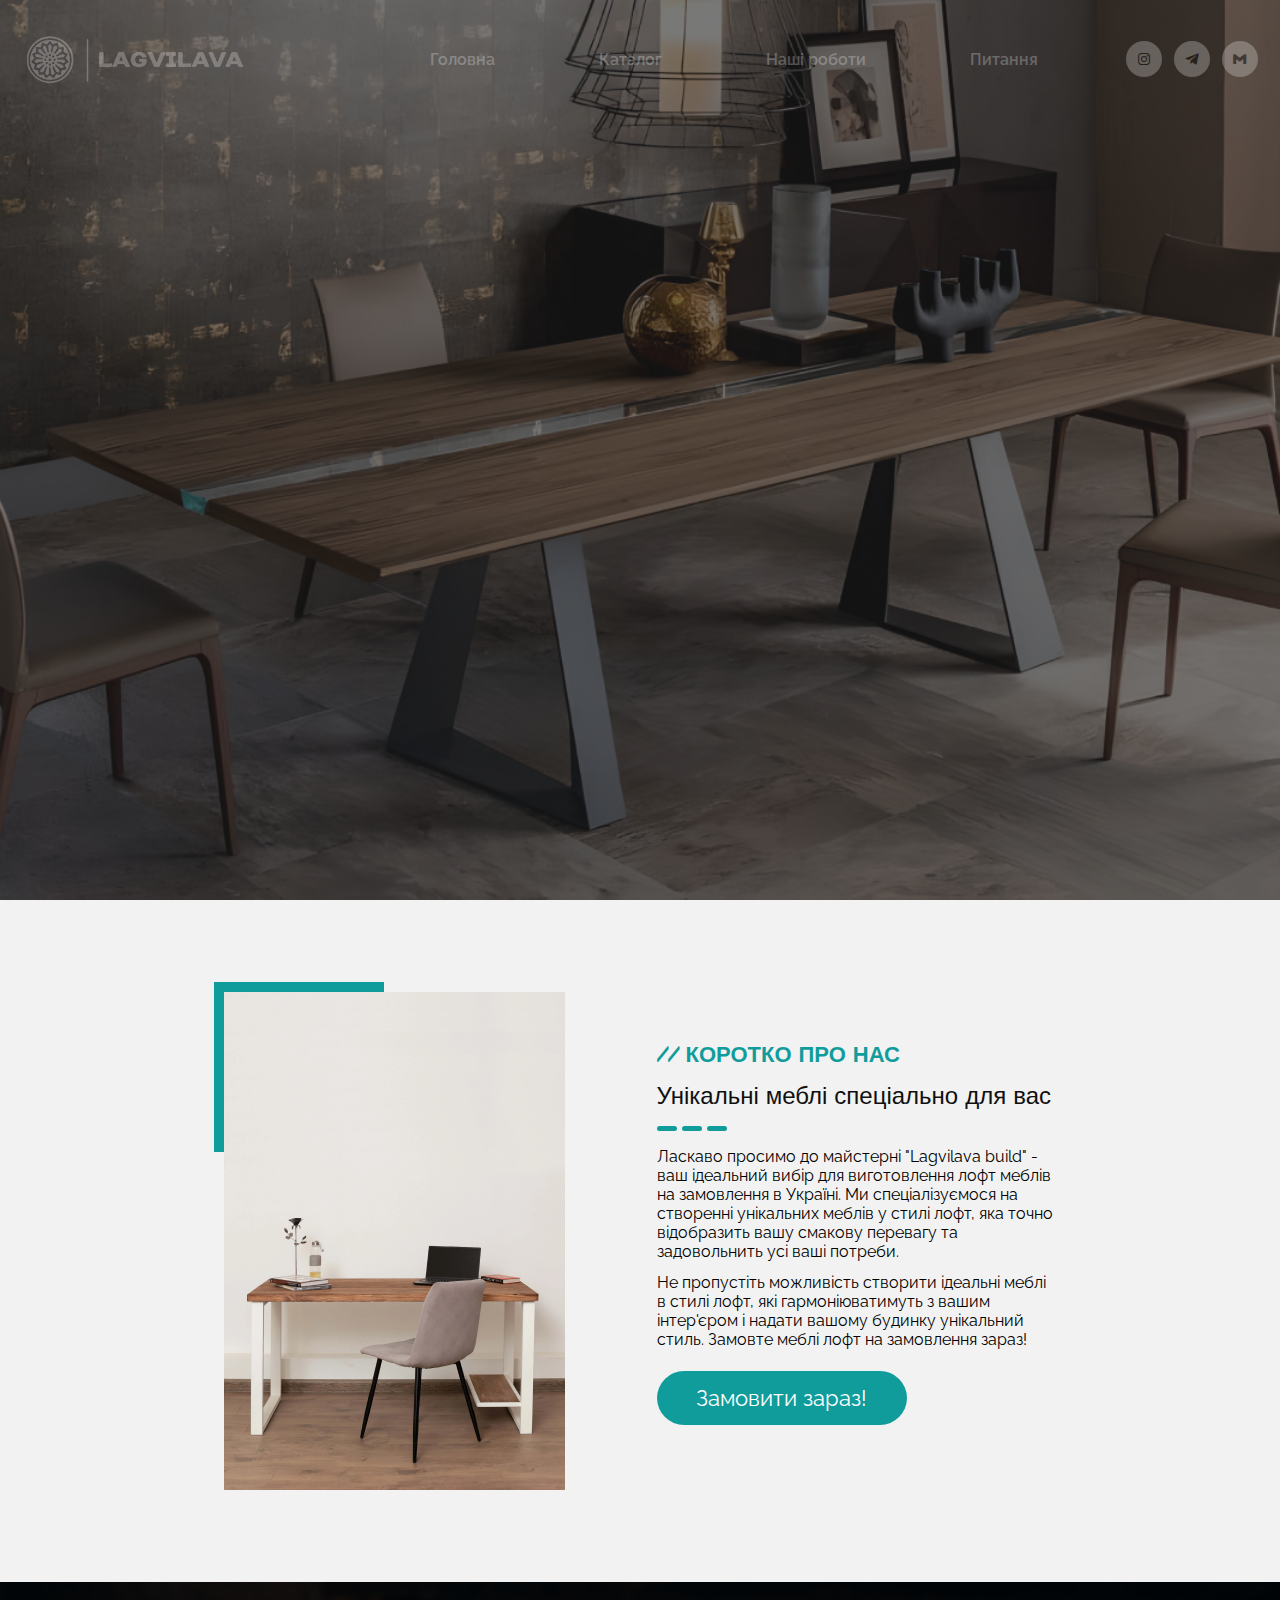
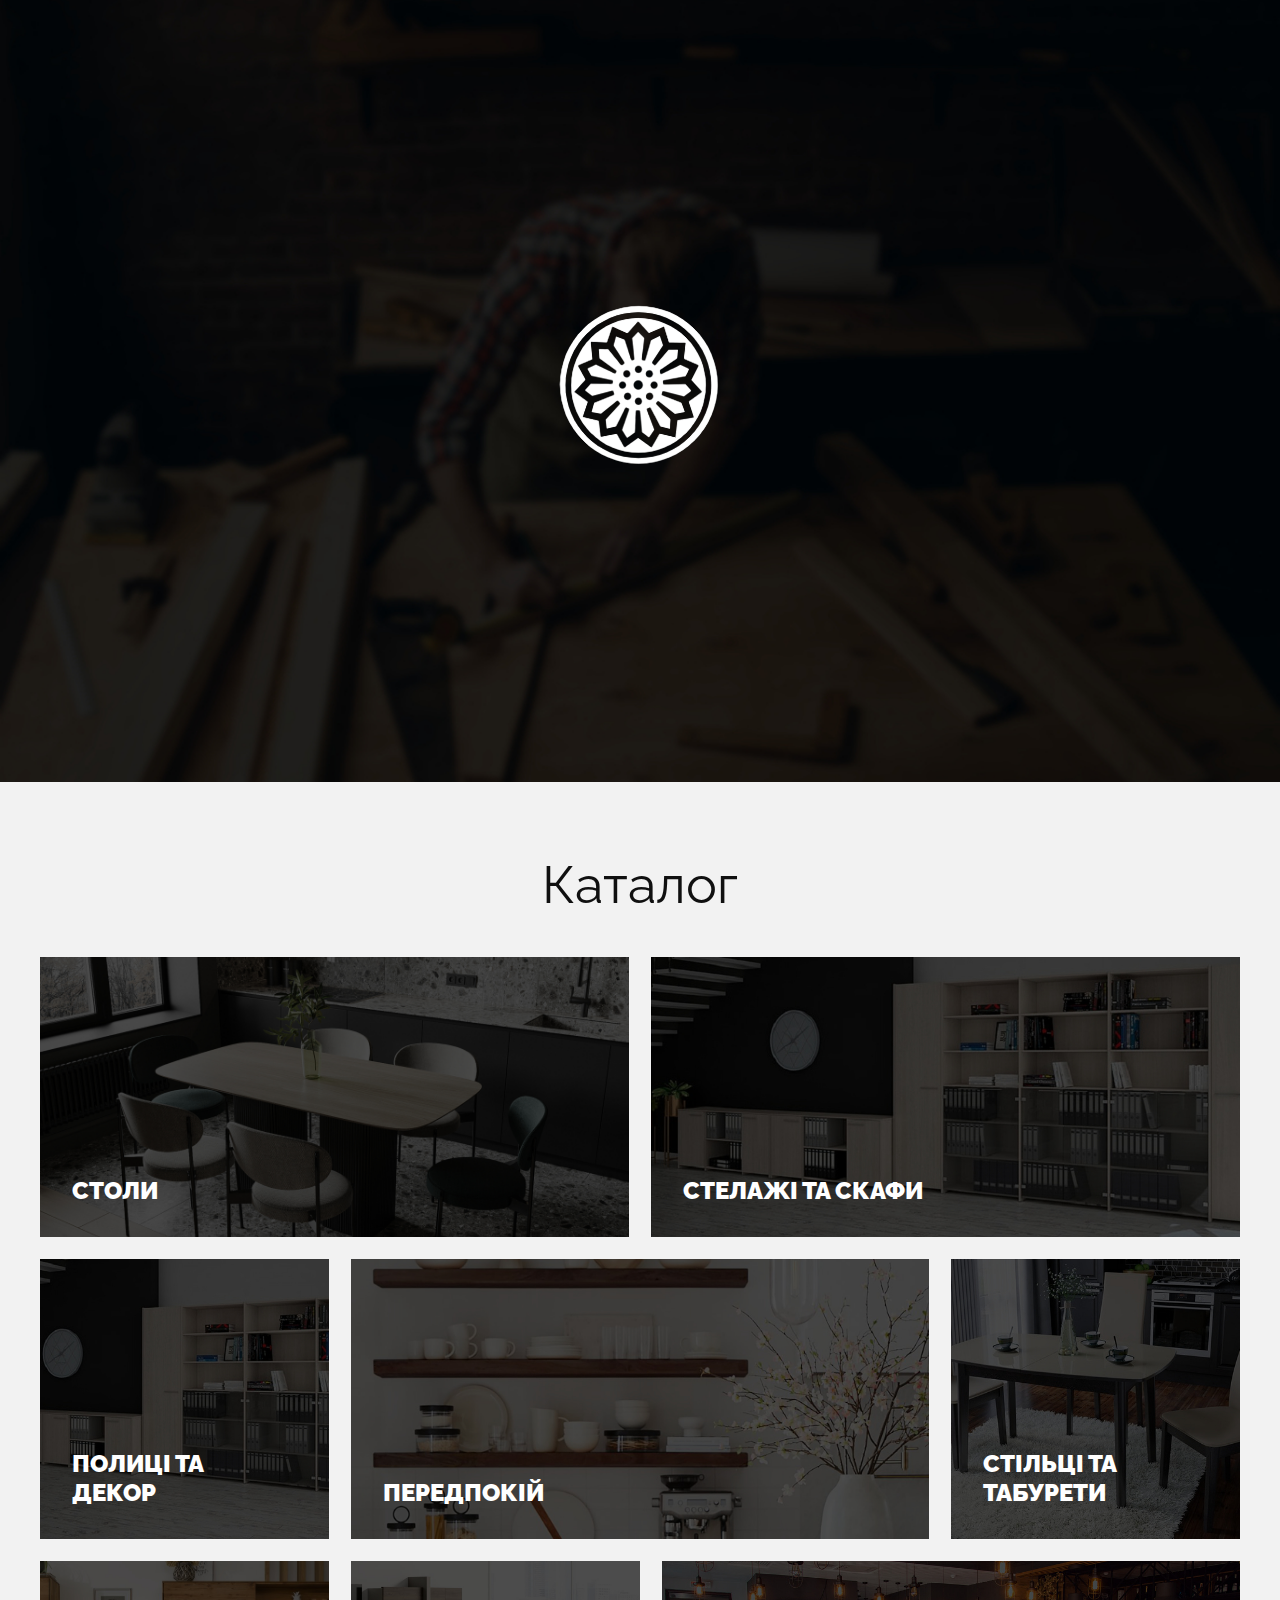
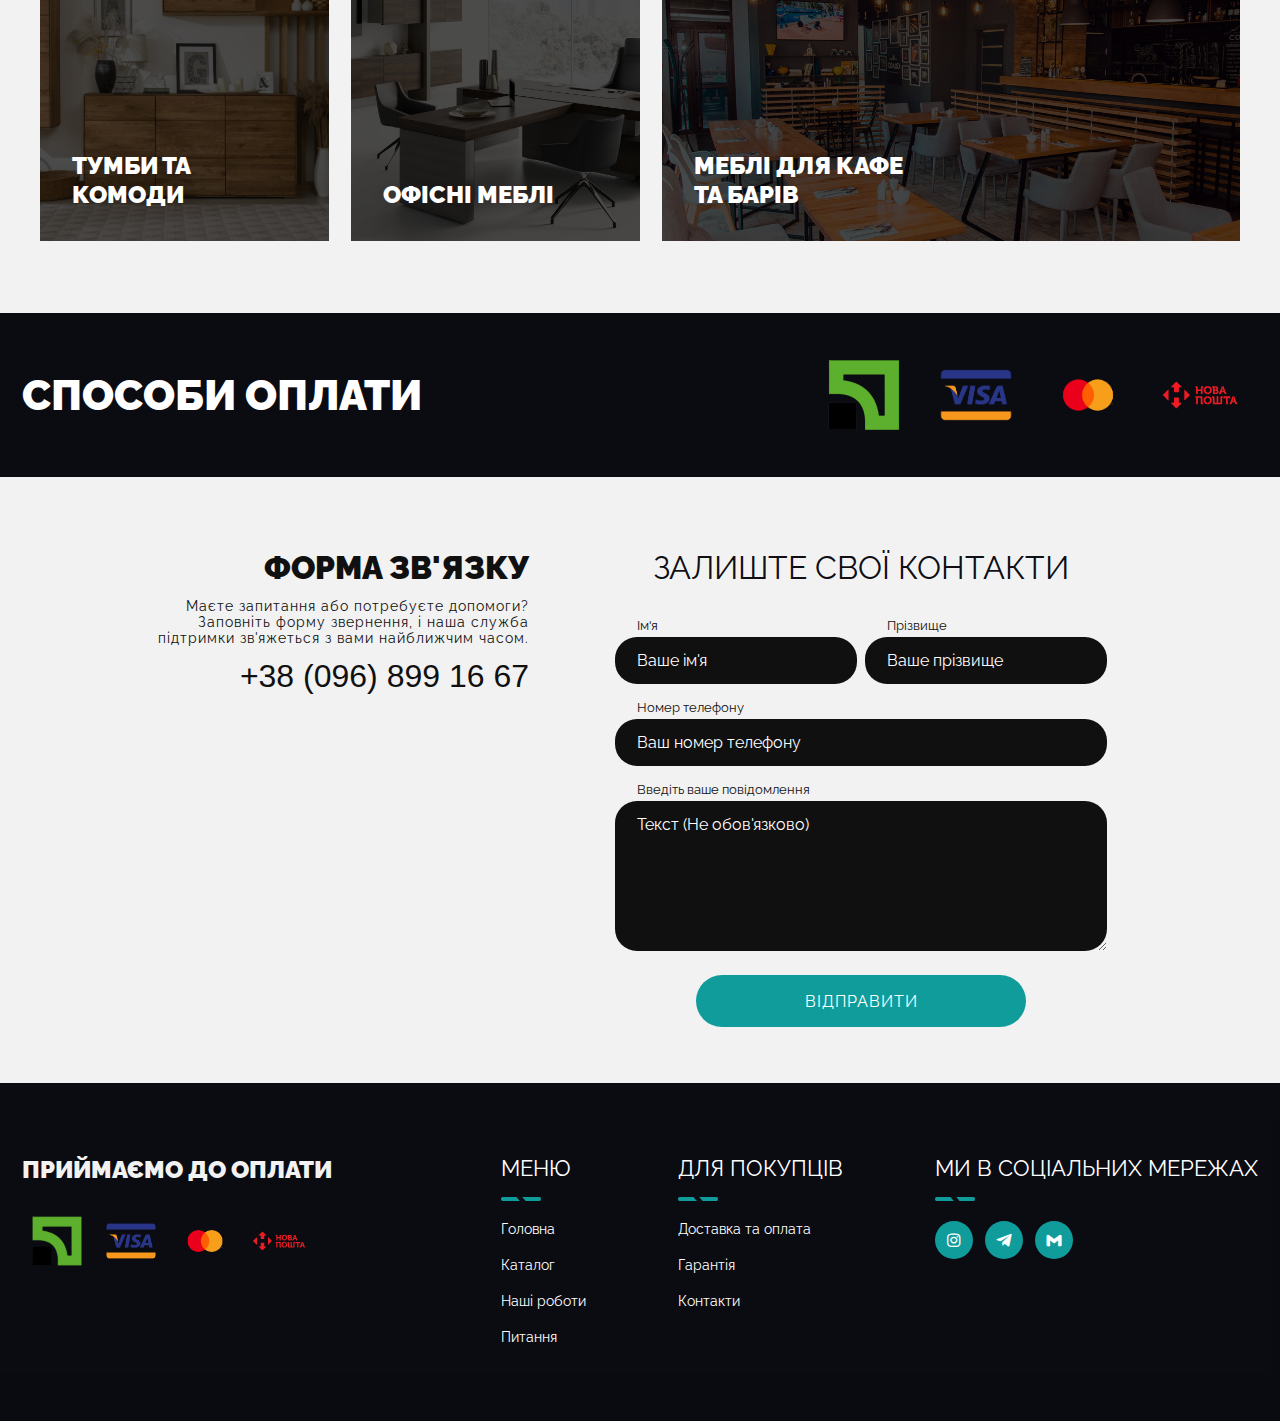
<file: index.html>
<!DOCTYPE html>
<html lang="en">
  <head>
    <meta charset="UTF-8" />
    <meta name="viewport" content="width=device-width, initial-scale=1.0" />
    <title>Lagvilava build</title>
    <link rel="stylesheet" href="css/main.css" />
    <link rel="stylesheet" href="css/reset.css" />
    <link
      href="https://unpkg.com/boxicons@2.1.4/css/boxicons.min.css"
      rel="stylesheet"
    />
  </head>
  <body>
    <main class="main">
      <header class="header">
        <div class="header__container">
          <div class="header__content">
            <div class="header__menu">
              <div class="header__menu__logo">
                <img src="img/logo=header.png" alt="" />
              </div>

              <div class="header__menu__mobile">
                <nav class="nav">
                  <ul class="navigations">
                    <li class="header-item">
                      <a href="#" class="header-item__links">Головна</a>
                    </li>
                    <li class="header-item">
                      <a href="Catalog/index.html" class="header-item__links"
                        >Каталог</a
                      >
                    </li>
                    <li class="header-item">
                      <a href="ourWorks/index.html" class="header-item__links"
                        >Наші роботи</a
                      >
                    </li>
                    <li class="header-item">
                      <a href="#" class="header-item__links">Питання</a>
                    </li>
                  </ul>
                </nav>

                <div class="header__item__icons">
                  <a
                    target="_blank"
                    href="https://instagram.com/etajerki?igshid=OGQ5ZDc2ODk2ZA%3D%3D&utm_source=qr"
                    ><i class="bx bxl-instagram"></i
                  ></a>
                  <a
                    target="_blank"
                    href="https://web.telegram.org/a/#766361344"
                    ><i class="bx bxl-telegram"></i
                  ></a>
                  <a target="_blank" href="book1cases@gmail.com"
                    ><i class="bx bxl-gmail"></i
                  ></a>
                </div>
              </div>
              <a href="#" class="open">
                <i class="bx bx-menu"></i>
              </a>
              <div class="close">
                <i class="bx bx-right-arrow-alt"></i>
              </div>
            </div>

            <div class="header__text">
              <div class="header__text__title">
                Майстерні вироби столяра в Україні!
              </div>
              <div class="header__text__subtitle">
                <p class="header__for">
                  Усі Ваші столярні мрії - у наших майстерніх в Україні.
                  Спробуйте наші вироби та відкрийте для себе неперевершену
                  якість та стиль
                </p>
              </div>

              <div class="header__text__buttons">
                <a href="#" class="header__text__btn first"
                  >Якість на високому рівні</a
                >
                <a href="#" class="header__text__btn second">До каталогу</a>
              </div>
            </div>
          </div>
        </div>
      </header>

      <section class="about">
        <div class="about__container">
          <div class="about__content">
            <div class="about__img">
              <img src="img/sec-2.png" alt="" />
            </div>

            <div class="about__text">
              <div class="about__text__muted">// КОРОТКО ПРО НАС</div>
              <div class="about__text__title">
                Унікальні меблі спеціально для вас
              </div>

              <div class="about__circle">
                <span class="circle"></span>
                <span class="circle"></span>
                <span class="circle"></span>
              </div>

              <div class="about__text__welcome">
                Ласкаво просимо до майстерні <span>"Lagvilava build"</span> -
                ваш ідеальний вибір для виготовлення лофт меблів на замовлення в
                Україні. Ми спеціалізуємося на створенні унікальних меблів у
                стилі лофт, яка точно відобразить вашу смакову перевагу та
                задовольнить усі ваші потреби.
              </div>

              <div class="about__text__end">
                Не пропустіть можливість створити ідеальні меблі в стилі лофт,
                які гармоніюватимуть з вашим інтер'єром і надати вашому будинку
                унікальний стиль. Замовте меблі лофт на замовлення зараз!
              </div>

              <a href="#" class="buy">Замовити зараз!</a>
            </div>
          </div>
        </div>
      </section>

      <section class="calendar">
        <div class="calendar__container">
          <div class="img__phone">
            <img src="img/logo=header.png" alt="" />
          </div>
          <div class="calendar__content">
            <div class="calendar__content__start">
              <div class="calendar__item item-01">
                <i class="bx bx-hard-hat"></i>
                <div class="calendar__paragraph">
                  <span>Більш 20 років</span> майстерності та досвіду в кожному
                  столярному виробі
                </div>
              </div>

              <div class="calendar__item item-02">
                <i class="bx bx-calendar"></i>
                <div class="calendar__paragraph">
                  Найвища якість і стиль у кожному столярному виробі
                  <span>для вашого інтер'єру.</span>
                </div>
              </div>

              <div class="calendar__item item-03">
                <i class="bx bx-money"></i>
                <div class="calendar__paragraph">
                  Наші столи доступні <span>від 2000 грн.</span> Якість та стиль
                  на вас чекають.
                </div>
              </div>
            </div>

            <div class="calendar__content__center">
              <div class="calendar__text">
                <div class="calendar__title">
                  <img src="img/logo.png" alt="" />
                </div>

                <!-- <div class="calendar__title__text">
                  Елегантні столярні вироби за доступними цінами та швидкою
                  доставкою
                </div> -->
              </div>
            </div>

            <div class="calendar__content__end">
              <div class="calendar__item item-04">
                <i class="bx bx-package"></i>
                <div class="calendar__paragraph">
                  Ваше замовлення буде готове до доставки всього
                  <span>через 4 дні.</span>
                </div>
              </div>

              <div class="calendar__item item-05">
                <i class="bx bx-heart"></i>
                <div class="calendar__paragraph">
                  Матеріали, які надихають наше мистецтво:
                  <span>екологічно чисті та вишукані.</span>
                </div>
              </div>

              <div class="calendar__item item-06">
                <i class="bx bx-check"></i>
                <div class="calendar__paragraph">
                  <span>Столи від 2000 грн</span> - це доступність та якість, що
                  чекають на вас.
                </div>
              </div>
            </div>
          </div>
        </div>
      </section>

      <section class="catalog">
        <div class="catalog__Container">
          <div class="catalog__content">
            <div class="catalog__title">Каталог</div>
            <div class="catalog__items">
              <div class="catalog__item__start">
                <div class="item__start">
                  <div class="item__title">Столи</div>
                </div>
                <div class="item__start">
                  <div class="item__title">Стелажі та скафи</div>
                </div>
              </div>

              <div class="catalog__item__center">
                <div class="item__center">
                  <div class="item__title">Полиці та декор</div>
                </div>
                <div class="item__center">
                  <div class="item__title">Передпокій</div>
                </div>
                <div class="item__center">
                  <div class="item__title">Стільці та табурети</div>
                </div>
              </div>

              <div class="catalog__item__end">
                <div class="item__end">
                  <div class="item__title">Тумби та комоди</div>
                </div>
                <div class="item__end">
                  <div class="item__title">Офісні меблі</div>
                </div>
                <div class="item__end">
                  <div class="item__title">Меблі для кафе та барів</div>
                </div>
              </div>
            </div>
          </div>
        </div>
      </section>

      <div class="pay">
        <div class="pay__container">
          <div class="pay__content">
            <div class="pay__title">Способи оплати</div>

            <div class="pay__images">
              <img src="img/footer/prvt.png" alt="" />
              <img src="img/footer/visa-512.webp" alt="" />
              <img src="img/footer/mas.png" alt="" />
              <img src="img/footer/nova.svg" alt="" />
            </div>
          </div>
        </div>
      </div>

      <div class="contact">
        <div class="contact__container">
          <div class="contact__content">
            <div class="contact__text">
              <div class="contact__title">Форма зв'язку</div>
              <div class="contact__subtitle">
                Маєте запитання або потребуєте допомоги? Заповніть форму
                звернення, і наша служба підтримки зв'яжеться з вами найближчим
                часом.
              </div>
              <div class="contact__phone">+38 (096) 899 16 67</div>
            </div>

            <div class="contact__form">
              <div class="contact__form__title">Залиште свої контакти</div>
              <form method="post" action="message.php">
                <div class="input__start">
                  <div class="form__input">
                    <span class="name">Ім'я</span>
                    <input
                      type="text"
                      name="name"
                      placeholder="Ваше ім'я"
                      maxlength="12"
                    />
                  </div>
                  <div class="form__input">
                    <span class="name">Прізвище</span>
                    <input
                      type="text"
                      name="name"
                      placeholder="Ваше прізвище"
                      maxlength="12"
                    />
                  </div>
                </div>
                <div class="form__input">
                  <span class="name">Номер телефону</span>
                  <input
                    type="tel"
                    name="name"
                    placeholder="Ваш номер телефону"
                    maxlength="12"
                  />
                </div>
                <div class="form__input">
                  <span class="name">Введіть ваше повідомлення</span>
                  <textarea
                    name="text"
                    placeholder="Текст (Не обов'язково)"
                    class="textarea"
                  ></textarea>
                </div>

                <input type="submit" value="Відправити" class="submit" />
              </form>
            </div>
          </div>
        </div>
      </div>

      <footer class="footer">
        <div class="footer__container">
          <div class="footer__content">
            <div class="footer__pay">
              <div class="pay__title">Приймаємо до оплати</div>
              <div class="pay__images">
                <img src="img/footer/prvt.png" alt="" />
                <img src="img/footer/visa-512.webp" alt="" />
                <img src="img/footer/mas.png" alt="" />
                <img src="img/footer/nova.svg" alt="" />
              </div>
            </div>

            <div class="footer__menu__items">
              <div class="footer__menu__item">
                <div class="menu__item__title">МЕНЮ</div>
                <img src="img/footer/orange.png" alt="" />

                <a href="#" class="footer__menu__links">Головна</a>
                <a href="#" class="footer__menu__links">Каталог</a>
                <a href="ourWorks/index.html" class="footer__menu__links"
                  >Наші роботи</a
                >
                <a href="#" class="footer__menu__links">Питання</a>
              </div>

              <div class="footer__menu__item">
                <div class="menu__item__title">ДЛЯ ПОКУПЦІВ</div>
                <img src="img/footer/orange.png" alt="" />

                <a href="#" class="footer__menu__links">Доставка та оплата</a>
                <a href="#" class="footer__menu__links">Гарантія</a>
                <a href="#" class="footer__menu__links">Контакти</a>
              </div>

              <div class="footer__menu__item">
                <div class="menu__item__title">МИ В СОЦІАЛЬНИХ МЕРЕЖАХ</div>
                <img src="img/footer/orange.png" alt="" />

                <div class="footer__manu__icons">
                  <a href="#" class="footer__menu__links"
                    ><i class="bx bxl-instagram"></i
                  ></a>
                  <a href="#" class="footer__menu__links"
                    ><i class="bx bxl-telegram"></i
                  ></a>
                  <a href="#" class="footer__menu__links"
                    ><i class="bx bxl-gmail"></i
                  ></a>
                </div>
              </div>
            </div>
          </div>
        </div>
      </footer>
    </main>

    <script src="https://cdnjs.cloudflare.com/ajax/libs/gsap/3.3.4/gsap.min.js"></script>
    <script src="https://cdn.jsdelivr.net/npm/swiper@10/swiper-bundle.min.js"></script>
    <script src="js/main.js"></script>
    <script src="js/gsap.js"></script>
  </body>
</html>
</file>
<file: css/main.css>
@import url("https://fonts.googleapis.com/css2?family=Orbitron:wght@700&family=Raleway:wght@400;600&display=swap");
:root {
  --Orbitron: "Orbitron", sans-serif;
  --Raleway: "Raleway", sans-serif;
}

* {
  padding: 0;
  margin: 0;
  -webkit-box-sizing: border-box;
          box-sizing: border-box;
}

body {
  margin: 0;
  padding: 0;
  -webkit-box-sizing: border-box;
          box-sizing: border-box;
  background-color: #f2f2f2;
}

[class*=__container] {
  max-width: 1320px;
  margin: 0 auto;
  padding: 0 22px;
}

.main {
  overflow: hidden;
}

header {
  background-image: url("../img/bg.png");
  height: 100vh;
  background-repeat: no-repeat;
  background-size: cover;
  background-position: center;
  position: relative;
}
header .header__menu {
  padding: 34px 0;
  display: -webkit-box;
  display: -ms-flexbox;
  display: flex;
  -webkit-box-pack: justify;
      -ms-flex-pack: justify;
          justify-content: space-between;
}
header .header__menu .header__menu__logo {
  display: -webkit-box;
  display: -ms-flexbox;
  display: flex;
  -webkit-box-align: center;
      -ms-flex-align: center;
          align-items: center;
  gap: 8px;
}
header .header__menu .header__menu__logo img {
  height: 50px;
}
header .header__menu .header__menu__mobile {
  display: -webkit-box;
  display: -ms-flexbox;
  display: flex;
  gap: 72px;
  -webkit-box-align: center;
      -ms-flex-align: center;
          align-items: center;
}
header .header__menu .header__menu__mobile nav .navigations {
  display: -webkit-box;
  display: -ms-flexbox;
  display: flex;
  gap: 72px;
}
header .header__menu .header__menu__mobile nav .navigations li a {
  font-family: var(--Raleway);
  color: #fff;
  padding: 8px 16px;
  font-weight: 600;
  -webkit-transition: 0.2s ease;
  transition: 0.2s ease;
  border-top-right-radius: 18px;
  border-bottom-left-radius: 18px;
}
header .header__menu .header__menu__mobile nav .navigations li a:hover {
  background-color: rgb(17, 156, 156);
}

.header__item__icons {
  display: -webkit-box;
  display: -ms-flexbox;
  display: flex;
  gap: 12px;
}
.header__item__icons a i {
  color: #000;
  background-color: #fff;
  padding: 10px;
  border-radius: 50px;
  -webkit-transition: 0.2s ease;
  transition: 0.2s ease;
  font-size: 16px;
}
.header__item__icons a i:hover {
  background-color: rgb(17, 156, 156);
  color: #fff;
}

.header__text {
  display: -webkit-box;
  display: -ms-flexbox;
  display: flex;
  -webkit-box-orient: vertical;
  -webkit-box-direction: normal;
      -ms-flex-direction: column;
          flex-direction: column;
  -webkit-box-align: center;
      -ms-flex-align: center;
          align-items: center;
  -webkit-box-pack: center;
      -ms-flex-pack: center;
          justify-content: center;
  height: 480px;
}
@media (max-width: 600px) {
  .header__text {
    text-align: center;
    height: 440px;
  }
}
.header__text .header__text__title {
  color: #fff;
  font-family: var(--Raleway);
  font-size: 62px;
  font-style: normal;
  font-weight: 600;
  line-height: normal;
  text-transform: uppercase;
  width: 900px;
  text-align: center;
}
@media (max-width: 600px) {
  .header__text .header__text__title {
    font-size: 30px;
    text-align: center;
    width: 330px;
    margin: 0 auto;
    text-align: center;
  }
}
.header__text .header__for {
  color: #f2f2f2;
  width: 400px;
  padding: 12px 0 0 0;
  font-family: var(--Orbitron);
  line-height: 22px;
  font-size: 14px;
  text-align: center;
  margin: 0 auto;
  font-weight: 400;
}
@media (max-width: 600px) {
  .header__text .header__for {
    font-size: 15px;
    width: 320px;
    margin: 0 auto;
  }
}
.header__text .header__text__buttons {
  position: relative;
  top: 52px;
  text-align: center;
}
@media (max-width: 600px) {
  .header__text .header__text__buttons {
    top: 22px;
  }
}
@media (max-width: 600px) {
  .header__text .header__text__buttons {
    display: -webkit-box;
    display: -ms-flexbox;
    display: flex;
    -webkit-box-orient: vertical;
    -webkit-box-direction: normal;
        -ms-flex-direction: column;
            flex-direction: column;
    gap: 12px;
    margin: 0 auto;
    width: 300px;
  }
}
.header__text .header__text__buttons .header__text__btn {
  color: #fff;
  font-family: var(--Raleway);
  font-size: 20px;
  font-style: normal;
  font-weight: 500;
  line-height: normal;
  background-color: rgb(17, 156, 156);
  padding: 18px 38px;
  border-radius: 50px;
  font-weight: 900;
}
@media (max-width: 600px) {
  .header__text .header__text__buttons .header__text__btn {
    font-size: 16px;
    padding: 14px 18px;
    width: 300px;
    margin: 0 auto;
  }
}
.header__text .header__text__buttons .header__text__btn:nth-child(1) {
  margin: 0 12px 0 0;
  -webkit-transition: 0.2s ease;
  transition: 0.2s ease;
  width: 250px;
  margin: 0 auto;
}
.header__text .header__text__buttons .header__text__btn:nth-child(1):hover {
  background-color: #fff;
  color: rgb(17, 156, 156);
}
.header__text .header__text__buttons .header__text__btn:nth-child(2) {
  background-color: #fff;
  color: rgb(17, 156, 156);
  -webkit-transition: 0.2s ease;
  transition: 0.2s ease;
}
@media (max-width: 600px) {
  .header__text .header__text__buttons .header__text__btn:nth-child(2) {
    width: 180px;
    margin: 0 auto;
  }
}
.header__text .header__text__buttons .header__text__btn:nth-child(2):hover {
  background-color: rgb(17, 156, 156);
  color: #fff;
}

.open {
  display: none;
  position: relative;
  top: 4px;
  right: 8px;
}
.open i {
  color: #fff;
  font-size: 42px;
}

.close {
  display: none;
}
.close i {
  color: #fff;
  font-size: 72px;
}

@media (max-width: 1200px) {
  .open {
    display: block;
  }
  .open i {
    color: #fff;
    font-size: 42px;
  }
  .close {
    display: block;
    position: absolute;
    right: 32px;
    top: 32px;
    z-index: 100;
    right: -80%;
    margin: 0 32px 0 0;
    -webkit-transition: 0.4s ease;
    transition: 0.4s ease;
  }
  .close.active {
    right: 0;
  }
  .close i {
    padding: 12px;
    color: #000;
    background-color: #fff;
    font-size: 22px;
  }
  .header__menu__mobile {
    background-color: rgb(17, 156, 156);
    position: absolute;
    top: 0;
    right: -80%;
    bottom: 0;
    width: 80%;
    height: 100%;
    z-index: 100;
    -webkit-box-orient: vertical;
    -webkit-box-direction: normal;
        -ms-flex-direction: column;
            flex-direction: column;
    -webkit-box-pack: center;
        -ms-flex-pack: center;
            justify-content: center;
    text-align: right;
  }
  .header__menu__mobile.active {
    right: 0;
    -webkit-transition: 0.5s ease;
    transition: 0.5s ease;
  }
  .header__menu__mobile nav .navigations {
    -webkit-box-orient: vertical;
    -webkit-box-direction: normal;
        -ms-flex-direction: column;
            flex-direction: column;
    text-align: right;
  }
}
.about__content {
  display: -webkit-box;
  display: -ms-flexbox;
  display: flex;
  -webkit-box-pack: center;
      -ms-flex-pack: center;
          justify-content: center;
  gap: 92px;
  padding: 92px 0;
}
@media (max-width: 600px) {
  .about__content {
    height: 930px;
    padding: 0;
  }
}
.about__content .buy {
  background-color: #119c9c;
  font-size: 22px;
  font-family: var(--Raleway);
  padding: 14px 28px;
  border-radius: 50px;
  color: #fff;
  display: block;
  position: relative;
  top: 22px;
  width: 250px;
  display: -webkit-box;
  display: -ms-flexbox;
  display: flex;
  -webkit-box-pack: center;
      -ms-flex-pack: center;
          justify-content: center;
  -webkit-box-align: center;
      -ms-flex-align: center;
          align-items: center;
  -webkit-transition: 0.2s ease;
  transition: 0.2s ease;
}
@media (max-width: 910px) {
  .about__content .buy {
    margin: 0 auto;
  }
}
.about__content .buy:hover {
  background-color: #21bfbf;
  color: #fff;
}
@media (max-width: 1050px) {
  .about__content {
    gap: 42px;
  }
}
@media (max-width: 1050px) {
  .about__content {
    padding: 52px 0;
  }
}
@media (max-width: 910px) {
  .about__content {
    -webkit-box-orient: vertical;
    -webkit-box-direction: normal;
        -ms-flex-direction: column;
            flex-direction: column;
    -webkit-box-align: center;
        -ms-flex-align: center;
            align-items: center;
  }
}
.about__content .about__img {
  position: relative;
}
@media (max-width: 1050px) {
  .about__content .about__img img {
    height: 400px;
  }
}
@media (max-width: 600px) {
  .about__content .about__img img {
    height: 300px;
  }
}
.about__content .about__img::before {
  position: absolute;
  content: "";
  background-color: rgb(17, 156, 156);
  height: 10px;
  top: -10px;
  left: 0;
  width: 160px;
}
.about__content .about__img::after {
  position: absolute;
  content: "";
  background-color: rgb(17, 156, 156);
  top: -10px;
  left: -10px;
  width: 10px;
  height: 170px;
}
.about__content .about__text__muted {
  color: rgb(17, 156, 156);
  font-size: 22px;
  font-family: var(--Orbitron);
  font-weight: 700;
}
@media (max-width: 600px) {
  .about__content .about__text__muted {
    font-size: 20px;
  }
}
.about__content .about__text__title {
  font-size: 24px;
  font-family: var(--Orbitron);
  color: #101010;
  padding: 12px 0 0 0;
}
@media (max-width: 1050px) {
  .about__content .about__text__title {
    font-size: 22px;
  }
}
@media (max-width: 600px) {
  .about__content .about__text__title {
    font-size: 18px;
  }
}
.about__content .about__text__welcome {
  font-family: var(--Raleway);
  font-size: 16px;
  width: 400px;
}
@media (max-width: 1050px) {
  .about__content .about__text__welcome {
    font-size: 16px;
  }
}
@media (max-width: 600px) {
  .about__content .about__text__welcome {
    width: 300px;
    margin: 0 auto;
  }
}
.about__content .about__text {
  padding: 32px 0 0 0;
  width: 400px;
  position: relative;
  top: 16px;
}
@media (max-width: 1050px) {
  .about__content .about__text {
    padding: 16px 0 0 0;
    top: 0;
  }
}
@media (max-width: 1050px) {
  .about__content .about__text {
    text-align: center;
  }
}
.about__content .about__text__end {
  font-size: 16px;
  font-family: var(--Raleway);
  padding: 12px 0 0 0;
}
@media (max-width: 600px) {
  .about__content .about__text__end {
    font-size: 14px;
    width: 250px;
    margin: 0 auto;
  }
}
.about__content .about__circle {
  display: -webkit-box;
  display: -ms-flexbox;
  display: flex;
  gap: 5px;
  padding: 16px 0 16px 0;
}
@media (max-width: 610px) {
  .about__content .about__circle {
    -webkit-box-pack: center;
        -ms-flex-pack: center;
            justify-content: center;
  }
}
.about__content .about__circle .circle {
  width: 20px;
  height: 5px;
  background-color: rgb(17, 156, 156);
  border-radius: 50px;
}

.calendar {
  background: url("../img/cal.jpeg");
  background-position: center;
  background-size: cover;
  background-repeat: none;
  display: -webkit-box;
  display: -ms-flexbox;
  display: flex;
  -webkit-box-pack: center;
      -ms-flex-pack: center;
          justify-content: center;
  -webkit-box-align: center;
      -ms-flex-align: center;
          align-items: center;
  height: 800px;
}
.calendar .img__phone {
  display: none;
}
@media (max-width: 800px) {
  .calendar .img__phone {
    display: block;
    padding: 0 0 22px 0;
  }
  .calendar .img__phone img {
    height: 60px;
  }
}
@media (max-width: 800px) {
  .calendar {
    height: 1880px;
  }
}
.calendar .calendar__content {
  display: -webkit-box;
  display: -ms-flexbox;
  display: flex;
  -webkit-box-pack: justify;
      -ms-flex-pack: justify;
          justify-content: space-between;
  -webkit-box-align: center;
      -ms-flex-align: center;
          align-items: center;
  gap: 122px;
}
@media (max-width: 1200px) {
  .calendar .calendar__content img {
    height: 80px;
  }
}
@media (max-width: 1200px) and (max-width: 800px) {
  .calendar .calendar__content img {
    display: none;
  }
}
@media (max-width: 1200px) {
  .calendar .calendar__content {
    gap: 60px;
  }
}
@media (max-width: 1100px) {
  .calendar .calendar__content {
    gap: 60px;
  }
}
@media (max-width: 800px) {
  .calendar .calendar__content {
    gap: 22px;
    -webkit-box-orient: vertical;
    -webkit-box-direction: normal;
        -ms-flex-direction: column;
            flex-direction: column;
  }
}
.calendar .calendar__content .calendar__content__start {
  display: -webkit-box;
  display: -ms-flexbox;
  display: flex;
  -webkit-box-orient: vertical;
  -webkit-box-direction: normal;
      -ms-flex-direction: column;
          flex-direction: column;
  gap: 32px;
}
.calendar .calendar__content .calendar__content__start span {
  color: #119c9c;
  font-weight: 700;
}
.calendar .calendar__content .calendar__content__start .calendar__item {
  display: -webkit-box;
  display: -ms-flexbox;
  display: flex;
  -webkit-box-align: center;
      -ms-flex-align: center;
          align-items: center;
  gap: 8px;
  -webkit-box-orient: horizontal;
  -webkit-box-direction: reverse;
      -ms-flex-direction: row-reverse;
          flex-direction: row-reverse;
  position: relative;
  opacity: 0;
  cursor: pointer;
}
@media (max-width: 800px) {
  .calendar .calendar__content .calendar__content__start .calendar__item {
    position: static;
    -webkit-box-orient: vertical;
    -webkit-box-direction: normal;
        -ms-flex-direction: column;
            flex-direction: column;
    -webkit-box-align: center;
        -ms-flex-align: center;
            align-items: center;
    border: 2px solid #119c9c;
    padding: 42px 26px;
    border-radius: 32px;
  }
}
.calendar .calendar__content .calendar__content__start .calendar__item:nth-child(1) {
  top: -72px;
  right: -72px;
}
.calendar .calendar__content .calendar__content__start .calendar__item:nth-child(2) {
  right: 32px;
}
.calendar .calendar__content .calendar__content__start .calendar__item:nth-child(3) {
  bottom: -52px;
  right: -72px;
}
.calendar .calendar__content .calendar__content__start i {
  color: #119c9c;
  font-size: 142px;
}
@media (max-width: 1100px) {
  .calendar .calendar__content .calendar__content__start i {
    font-size: 102px;
  }
}
.calendar .calendar__content .calendar__content__start .calendar__paragraph {
  color: #fff;
  text-align: right;
  font-size: 16px;
  font-family: var(--Raleway);
  width: 200px;
}
@media (max-width: 900px) {
  .calendar .calendar__content .calendar__content__start .calendar__paragraph {
    font-size: 14px;
    width: 140px;
  }
}
@media (max-width: 800px) {
  .calendar .calendar__content .calendar__content__start .calendar__paragraph {
    text-align: center;
    width: 160px;
  }
}
.calendar .calendar__content .calendar__content__end {
  display: -webkit-box;
  display: -ms-flexbox;
  display: flex;
  -webkit-box-orient: vertical;
  -webkit-box-direction: normal;
      -ms-flex-direction: column;
          flex-direction: column;
  gap: 32px;
}
.calendar .calendar__content .calendar__content__end span {
  color: #119c9c;
  font-weight: 700;
}
.calendar .calendar__content .calendar__content__end .calendar__item {
  display: -webkit-box;
  display: -ms-flexbox;
  display: flex;
  -webkit-box-align: center;
      -ms-flex-align: center;
          align-items: center;
  gap: 8px;
  opacity: 0;
  cursor: pointer;
  position: relative;
}
@media (max-width: 800px) {
  .calendar .calendar__content .calendar__content__end .calendar__item {
    position: static;
    -webkit-box-orient: vertical;
    -webkit-box-direction: normal;
        -ms-flex-direction: column;
            flex-direction: column;
    -webkit-box-align: center;
        -ms-flex-align: center;
            align-items: center;
    border: 2px solid #119c9c;
    padding: 42px 26px;
    border-radius: 32px;
  }
}
.calendar .calendar__content .calendar__content__end .calendar__item:nth-child(1) {
  top: -72px;
  right: 52px;
}
.calendar .calendar__content .calendar__content__end .calendar__item:nth-child(2) {
  right: -32px;
}
.calendar .calendar__content .calendar__content__end .calendar__item:nth-child(3) {
  bottom: -52px;
  right: 72px;
}
.calendar .calendar__content .calendar__content__end i {
  color: #119c9c;
  font-size: 142px;
}
@media (max-width: 1100px) {
  .calendar .calendar__content .calendar__content__end i {
    font-size: 102px;
  }
}
.calendar .calendar__content .calendar__content__end .calendar__paragraph {
  color: #fff;
  font-size: 16px;
  font-family: var(--Raleway);
  width: 200px;
}
@media (max-width: 900px) {
  .calendar .calendar__content .calendar__content__end .calendar__paragraph {
    font-size: 14px;
    width: 140px;
  }
}
@media (max-width: 800px) {
  .calendar .calendar__content .calendar__content__end .calendar__paragraph {
    text-align: center;
    width: 160px;
  }
}

.catalog {
  display: -webkit-box;
  display: -ms-flexbox;
  display: flex;
  -webkit-box-pack: center;
      -ms-flex-pack: center;
          justify-content: center;
  -webkit-box-align: center;
      -ms-flex-align: center;
          align-items: center;
}
.catalog .catalog__content {
  padding: 72px 0;
}
.catalog .catalog__content .catalog__title {
  font-size: 52px;
  font-family: var(--Raleway);
  color: #101010;
  text-align: center;
  padding: 0 0 42px 0;
}
.catalog .catalog__content .catalog__items {
  width: 1200px;
  display: -webkit-box;
  display: -ms-flexbox;
  display: flex;
  -webkit-box-orient: vertical;
  -webkit-box-direction: normal;
      -ms-flex-direction: column;
          flex-direction: column;
  gap: 22px;
}
@media (max-width: 1230px) {
  .catalog .catalog__content .catalog__items {
    width: 1000px;
  }
}
@media (max-width: 1050px) {
  .catalog .catalog__content .catalog__items {
    width: 800px;
  }
}
.catalog .catalog__content .catalog__items .catalog__item__start {
  display: -webkit-box;
  display: -ms-flexbox;
  display: flex;
  -webkit-box-pack: justify;
      -ms-flex-pack: justify;
          justify-content: space-between;
  gap: 22px;
}
@media (max-width: 830px) {
  .catalog .catalog__content .catalog__items .catalog__item__start {
    -webkit-box-orient: vertical;
    -webkit-box-direction: normal;
        -ms-flex-direction: column;
            flex-direction: column;
    -webkit-box-align: center;
        -ms-flex-align: center;
            align-items: center;
  }
}
.catalog .catalog__content .catalog__items .catalog__item__start .item__start {
  position: relative;
  cursor: pointer;
  -webkit-transition: 0.2s ease;
  transition: 0.2s ease;
}
.catalog .catalog__content .catalog__items .catalog__item__start .item__start:hover {
  -webkit-transform: scale(101%);
          transform: scale(101%);
}
.catalog .catalog__content .catalog__items .catalog__item__start .item__start:hover .item__title {
  color: #119c9c;
}
.catalog .catalog__content .catalog__items .catalog__item__start .item__start .item__title {
  -webkit-transition: 0.2s ease;
  transition: 0.2s ease;
  color: #fff;
  font-size: 24px;
  position: absolute;
  left: 32px;
  bottom: 32px;
  font-weight: 900;
  text-transform: uppercase;
  font-family: var(--Raleway);
}
.catalog .catalog__content .catalog__items .catalog__item__start .item__start:nth-child(1) {
  overflow: hidden;
  background-image: url("../ourWorks/img/catalog/01.jpg");
  background-repeat: no-repeat;
  background-size: cover;
  background-position: center;
  width: 50%;
  height: 280px;
}
@media (max-width: 830px) {
  .catalog .catalog__content .catalog__items .catalog__item__start .item__start:nth-child(1) {
    width: 60%;
  }
}
@media (max-width: 830px) {
  .catalog .catalog__content .catalog__items .catalog__item__start .item__start:nth-child(1) {
    width: 40%;
  }
}
.catalog .catalog__content .catalog__items .catalog__item__start .item__start:nth-child(2) {
  background-image: url("../ourWorks/img/catalog/02.jpg");
  background-repeat: no-repeat;
  background-size: cover;
  background-position: center;
  width: 50%;
  height: 280px;
}
@media (max-width: 830px) {
  .catalog .catalog__content .catalog__items .catalog__item__start .item__start:nth-child(2) {
    width: 60%;
  }
}
@media (max-width: 830px) {
  .catalog .catalog__content .catalog__items .catalog__item__start .item__start:nth-child(2) {
    width: 40%;
  }
}
.catalog .catalog__content .catalog__items .catalog__item__center {
  display: -webkit-box;
  display: -ms-flexbox;
  display: flex;
  -webkit-box-pack: justify;
      -ms-flex-pack: justify;
          justify-content: space-between;
  gap: 22px;
}
@media (max-width: 830px) {
  .catalog .catalog__content .catalog__items .catalog__item__center {
    -webkit-box-orient: vertical;
    -webkit-box-direction: normal;
        -ms-flex-direction: column;
            flex-direction: column;
    -webkit-box-align: center;
        -ms-flex-align: center;
            align-items: center;
  }
}
.catalog .catalog__content .catalog__items .catalog__item__center .item__center {
  cursor: pointer;
  position: relative;
  -webkit-transition: 0.2s ease;
  transition: 0.2s ease;
}
.catalog .catalog__content .catalog__items .catalog__item__center .item__center:hover {
  -webkit-transform: scale(101%);
          transform: scale(101%);
}
.catalog .catalog__content .catalog__items .catalog__item__center .item__center:hover .item__title {
  color: #119c9c;
}
.catalog .catalog__content .catalog__items .catalog__item__center .item__center .item__title {
  color: #fff;
  font-size: 24px;
  position: absolute;
  left: 32px;
  bottom: 32px;
  font-weight: 900;
  width: 200px;
  text-transform: uppercase;
  font-family: var(--Raleway);
}
.catalog .catalog__content .catalog__items .catalog__item__center .item__center:nth-child(1) {
  background-image: url("../ourWorks/img/catalog/02.jpg");
  background-repeat: no-repeat;
  background-size: cover;
  background-position: center;
  width: 25%;
  height: 280px;
}
@media (max-width: 830px) {
  .catalog .catalog__content .catalog__items .catalog__item__center .item__center:nth-child(1) {
    width: 60%;
  }
}
@media (max-width: 830px) {
  .catalog .catalog__content .catalog__items .catalog__item__center .item__center:nth-child(1) {
    width: 40%;
  }
}
.catalog .catalog__content .catalog__items .catalog__item__center .item__center:nth-child(2) {
  background-image: url("../ourWorks/img/catalog/04.jpg");
  background-repeat: no-repeat;
  background-size: cover;
  background-position: center;
  width: 50%;
  height: 280px;
}
@media (max-width: 830px) {
  .catalog .catalog__content .catalog__items .catalog__item__center .item__center:nth-child(2) {
    width: 60%;
  }
}
@media (max-width: 830px) {
  .catalog .catalog__content .catalog__items .catalog__item__center .item__center:nth-child(2) {
    width: 40%;
  }
}
.catalog .catalog__content .catalog__items .catalog__item__center .item__center:nth-child(3) {
  background-image: url("../ourWorks/img/catalog/05.jpg");
  background-repeat: no-repeat;
  background-size: cover;
  background-position: center;
  width: 25%;
  height: 280px;
}
@media (max-width: 830px) {
  .catalog .catalog__content .catalog__items .catalog__item__center .item__center:nth-child(3) {
    width: 60%;
  }
}
@media (max-width: 830px) {
  .catalog .catalog__content .catalog__items .catalog__item__center .item__center:nth-child(3) {
    width: 40%;
  }
}
.catalog .catalog__content .catalog__items .catalog__item__end {
  display: -webkit-box;
  display: -ms-flexbox;
  display: flex;
  -webkit-box-pack: justify;
      -ms-flex-pack: justify;
          justify-content: space-between;
  gap: 22px;
}
@media (max-width: 830px) {
  .catalog .catalog__content .catalog__items .catalog__item__end {
    -webkit-box-orient: vertical;
    -webkit-box-direction: normal;
        -ms-flex-direction: column;
            flex-direction: column;
    -webkit-box-align: center;
        -ms-flex-align: center;
            align-items: center;
  }
}
.catalog .catalog__content .catalog__items .catalog__item__end .item__end {
  cursor: pointer;
  position: relative;
  -webkit-transition: 0.2s ease;
  transition: 0.2s ease;
}
.catalog .catalog__content .catalog__items .catalog__item__end .item__end:hover {
  -webkit-transform: scale(101%);
          transform: scale(101%);
}
.catalog .catalog__content .catalog__items .catalog__item__end .item__end:hover .item__title {
  color: #119c9c;
}
.catalog .catalog__content .catalog__items .catalog__item__end .item__end .item__title {
  color: #fff;
  font-size: 24px;
  position: absolute;
  left: 32px;
  width: 230px;
  bottom: 32px;
  font-weight: 900;
  text-transform: uppercase;
  font-family: var(--Raleway);
}
.catalog .catalog__content .catalog__items .catalog__item__end .item__end:nth-child(1) {
  background-image: url("../ourWorks/img/catalog/06.jpg");
  background-repeat: no-repeat;
  background-size: cover;
  background-position: center;
  width: 25%;
  height: 280px;
}
@media (max-width: 830px) {
  .catalog .catalog__content .catalog__items .catalog__item__end .item__end:nth-child(1) {
    width: 60%;
  }
}
@media (max-width: 830px) {
  .catalog .catalog__content .catalog__items .catalog__item__end .item__end:nth-child(1) {
    width: 40%;
  }
}
.catalog .catalog__content .catalog__items .catalog__item__end .item__end:nth-child(2) {
  background-image: url("../ourWorks/img/catalog/07.jpg");
  background-repeat: no-repeat;
  background-size: cover;
  background-position: center;
  width: 25%;
  height: 280px;
}
@media (max-width: 830px) {
  .catalog .catalog__content .catalog__items .catalog__item__end .item__end:nth-child(2) {
    width: 60%;
  }
}
@media (max-width: 830px) {
  .catalog .catalog__content .catalog__items .catalog__item__end .item__end:nth-child(2) {
    width: 40%;
  }
}
.catalog .catalog__content .catalog__items .catalog__item__end .item__end:nth-child(3) {
  background-image: url("../ourWorks/img/catalog/09.jpg");
  background-repeat: no-repeat;
  background-size: cover;
  background-position: center;
  width: 50%;
  height: 280px;
}
@media (max-width: 830px) {
  .catalog .catalog__content .catalog__items .catalog__item__end .item__end:nth-child(3) {
    width: 60%;
  }
}
@media (max-width: 830px) {
  .catalog .catalog__content .catalog__items .catalog__item__end .item__end:nth-child(3) {
    width: 40%;
  }
}

.pay {
  background-color: rgba(0, 0, 7, 0.9568627451);
  padding: 32px 0;
}
@media (max-width: 1070px) {
  .pay {
    padding: 22px;
  }
}
.pay .pay__container .pay__content {
  display: -webkit-box;
  display: -ms-flexbox;
  display: flex;
  -webkit-box-pack: justify;
      -ms-flex-pack: justify;
          justify-content: space-between;
  -webkit-box-align: center;
      -ms-flex-align: center;
          align-items: center;
}
@media (max-width: 590px) {
  .pay .pay__container .pay__content {
    -webkit-box-orient: vertical;
    -webkit-box-direction: normal;
        -ms-flex-direction: column;
            flex-direction: column;
    -webkit-box-align: center;
        -ms-flex-align: center;
            align-items: center;
    gap: 12px;
  }
}
.pay .pay__container .pay__content .pay__images img {
  height: 100px;
  margin: 0 8px 0 0;
}
@media (max-width: 1070px) {
  .pay .pay__container .pay__content .pay__images img {
    height: 60px;
  }
}
.pay .pay__container .pay__content .pay__title {
  font-size: 42px;
  font-family: var(--Raleway);
  font-weight: 900;
  color: #fff;
  text-transform: uppercase;
}
@media (max-width: 1070px) {
  .pay .pay__container .pay__content .pay__title {
    font-size: 32px;
  }
}
@media (max-width: 700px) {
  .pay .pay__container .pay__content .pay__title {
    font-size: 22px;
  }
}

.contact {
  padding: 72px 0;
  display: -webkit-box;
  display: -ms-flexbox;
  display: flex;
  -webkit-box-align: center;
      -ms-flex-align: center;
          align-items: center;
  -webkit-box-pack: center;
      -ms-flex-pack: center;
          justify-content: center;
}
@media (max-width: 480px) {
  .contact {
    padding: 52px 0;
  }
}
.contact .contact__content {
  display: -webkit-box;
  display: -ms-flexbox;
  display: flex;
  gap: 42px;
}
@media (max-width: 1050px) {
  .contact .contact__content {
    gap: 22px;
  }
}
@media (max-width: 900px) {
  .contact .contact__content {
    -webkit-box-orient: vertical;
    -webkit-box-direction: normal;
        -ms-flex-direction: column;
            flex-direction: column;
    -webkit-box-align: center;
        -ms-flex-align: center;
            align-items: center;
  }
}
@media (max-width: 900px) {
  .contact .contact__content .contact__text {
    display: none;
  }
}
.contact .contact__content .contact__title {
  font-size: 32px;
  font-family: var(--Raleway);
  font-weight: 900;
  color: #101010;
  text-transform: uppercase;
  text-align: right;
}
@media (max-width: 1050px) {
  .contact .contact__content .contact__title {
    font-size: 28px;
  }
}
.contact .contact__content .contact__subtitle {
  font-size: 14px;
  font-family: var(--Raleway);
  color: #101010;
  width: 400px;
  padding: 12px 0;
  letter-spacing: 1px;
  text-align: right;
}
@media (max-width: 1050px) {
  .contact .contact__content .contact__subtitle {
    width: 300px;
  }
}
.contact .contact__content .contact__phone {
  font-size: 32px;
  font-family: sans-serif;
  color: #101010;
  text-align: right;
}
@media (max-width: 1050px) {
  .contact .contact__content .contact__phone {
    font-size: 28px;
  }
}
.contact .contact__content .contact__form {
  width: 580px;
  display: -webkit-box;
  display: -ms-flexbox;
  display: flex;
  -webkit-box-orient: vertical;
  -webkit-box-direction: normal;
      -ms-flex-direction: column;
          flex-direction: column;
  -webkit-box-align: center;
      -ms-flex-align: center;
          align-items: center;
  gap: 12px;
}
.contact .contact__content .contact__form .input__start {
  display: -webkit-box;
  display: -ms-flexbox;
  display: flex;
  gap: 8px;
}
@media (max-width: 480px) {
  .contact .contact__content .contact__form .input__start {
    -webkit-box-orient: vertical;
    -webkit-box-direction: normal;
        -ms-flex-direction: column;
            flex-direction: column;
    -webkit-box-align: center;
        -ms-flex-align: center;
            align-items: center;
    gap: 0;
  }
}
.contact .contact__content .contact__form .contact__form__title {
  font-size: 32px;
  font-family: var(--Raleway);
  color: rgba(0, 0, 7, 0.9568627451);
  text-transform: uppercase;
  padding: 0 0 12px 0;
}
@media (max-width: 480px) {
  .contact .contact__content .contact__form .contact__form__title {
    font-size: 24px;
    padding: 0 0 6px 0;
  }
}
.contact .contact__content .contact__form .submit {
  background-color: #119c9c;
  color: #fff;
  border-radius: 50px;
  font-family: var(--Raleway);
  text-transform: uppercase;
  letter-spacing: 1px;
  position: relative;
  top: 16px;
  display: -webkit-box;
  display: -ms-flexbox;
  display: flex;
  -webkit-box-pack: center;
      -ms-flex-pack: center;
          justify-content: center;
  -webkit-box-align: center;
      -ms-flex-align: center;
          align-items: center;
  height: 52px;
  width: 330px;
  margin: 0 auto;
}
@media (max-width: 480px) {
  .contact .contact__content .contact__form .submit {
    width: 320px;
  }
}
.contact .contact__content .contact__form .textarea {
  background-color: #101010;
  padding: 14px 22px;
  border-radius: 22px;
  outline: none;
  border: none;
  width: 100%;
  height: 150px;
}
@media (max-width: 480px) {
  .contact .contact__content .contact__form .textarea {
    width: 320px;
  }
}
.contact .contact__content .contact__form .textarea::-webkit-input-placeholder {
  color: #fff;
  font-family: var(--Raleway);
}
.contact .contact__content .contact__form .textarea::-moz-placeholder {
  color: #fff;
  font-family: var(--Raleway);
}
.contact .contact__content .contact__form .textarea:-ms-input-placeholder {
  color: #fff;
  font-family: var(--Raleway);
}
.contact .contact__content .contact__form .textarea::-ms-input-placeholder {
  color: #fff;
  font-family: var(--Raleway);
}
.contact .contact__content .contact__form .textarea::placeholder {
  color: #fff;
  font-family: var(--Raleway);
}
.contact .contact__content .contact__form .form__input {
  display: -webkit-box;
  display: -ms-flexbox;
  display: flex;
  -webkit-box-orient: vertical;
  -webkit-box-direction: normal;
      -ms-flex-direction: column;
          flex-direction: column;
  gap: 4px;
  padding: 8px 0;
}
.contact .contact__content .contact__form .form__input span {
  color: #101010;
  font-family: var(--Raleway);
  font-size: 13px;
  padding: 0 0 0 22px;
}
.contact .contact__content .contact__form .form__input input {
  padding: 14px 22px;
  border-radius: 22px;
  background-color: #101010;
  color: #fff;
  font-family: var(--Raleway);
}
@media (max-width: 480px) {
  .contact .contact__content .contact__form .form__input input {
    width: 320px;
  }
}
.contact .contact__content .contact__form .form__input input::-webkit-input-placeholder {
  color: #fff;
  font-family: var(--Raleway);
}
.contact .contact__content .contact__form .form__input input::-moz-placeholder {
  color: #fff;
  font-family: var(--Raleway);
}
.contact .contact__content .contact__form .form__input input:-ms-input-placeholder {
  color: #fff;
  font-family: var(--Raleway);
}
.contact .contact__content .contact__form .form__input input::-ms-input-placeholder {
  color: #fff;
  font-family: var(--Raleway);
}
.contact .contact__content .contact__form .form__input input::placeholder {
  color: #fff;
  font-family: var(--Raleway);
}

.footer {
  background-color: rgba(0, 0, 7, 0.9568627451);
  padding: 72px 0;
}
@media (max-width: 920px) {
  .footer {
    padding: 32px 0;
  }
}
.footer .footer__content {
  display: -webkit-box;
  display: -ms-flexbox;
  display: flex;
  -webkit-box-pack: justify;
      -ms-flex-pack: justify;
          justify-content: space-between;
}
@media (max-width: 920px) {
  .footer .footer__content {
    -webkit-box-orient: vertical;
    -webkit-box-direction: normal;
        -ms-flex-direction: column;
            flex-direction: column;
    -webkit-box-align: center;
        -ms-flex-align: center;
            align-items: center;
  }
}
.footer .footer__content .footer__pay {
  display: -webkit-box;
  display: -ms-flexbox;
  display: flex;
  -webkit-box-orient: vertical;
  -webkit-box-direction: normal;
      -ms-flex-direction: column;
          flex-direction: column;
  gap: 22px;
}
@media (max-width: 920px) {
  .footer .footer__content .footer__pay {
    text-align: center;
    padding: 12px 0;
    gap: 16px;
  }
}
.footer .footer__content .footer__pay img {
  height: 70px;
}
@media (max-width: 1200px) {
  .footer .footer__content .footer__pay img {
    height: 50px;
  }
}
.footer .footer__content .footer__menu__items {
  display: -webkit-box;
  display: -ms-flexbox;
  display: flex;
  -webkit-box-pack: justify;
      -ms-flex-pack: justify;
          justify-content: space-between;
  gap: 92px;
}
@media (max-width: 1200px) {
  .footer .footer__content .footer__menu__items {
    gap: 52px;
  }
}
@media (max-width: 920px) {
  .footer .footer__content .footer__menu__items {
    -webkit-box-orient: vertical;
    -webkit-box-direction: normal;
        -ms-flex-direction: column;
            flex-direction: column;
    -webkit-box-align: center;
        -ms-flex-align: center;
            align-items: center;
  }
}
.footer .footer__content .footer__menu__items img {
  margin: 4px 0;
}
.footer .footer__content .footer__menu__items .menu__item__title {
  font-size: 22px;
  color: #fff;
  font-family: var(--Raleway);
}
@media (max-width: 1200px) {
  .footer .footer__content .footer__menu__items .menu__item__title {
    font-size: 18px;
  }
}
@media (max-width: 920px) {
  .footer .footer__content .footer__menu__items .menu__item__title {
    font-size: 26px;
    font-weight: 900;
  }
}
.footer .footer__content .footer__menu__items .footer__menu__links {
  color: #fff;
  font-family: var(--Raleway);
  font-size: 14px;
  margin: 4px 0;
  -webkit-transition: 0.2s;
  transition: 0.2s;
  position: relative;
  -webkit-transition: 0.2s ease;
  transition: 0.2s ease;
}
@media (max-width: 1200px) {
  .footer .footer__content .footer__menu__items .footer__menu__links {
    font-size: 12px;
  }
}
@media (max-width: 920px) {
  .footer .footer__content .footer__menu__items .footer__menu__links {
    font-size: 18px;
  }
}
.footer .footer__content .footer__menu__items .footer__menu__links:hover {
  color: rgb(17, 156, 156);
}
.footer .footer__content .footer__menu__items .footer__manu__icons {
  display: -webkit-box;
  display: -ms-flexbox;
  display: flex;
  gap: 12px;
}
@media (max-width: 920px) {
  .footer .footer__content .footer__menu__items .footer__manu__icons {
    margin: 0 auto;
  }
}
.footer .footer__content .footer__menu__items .footer__manu__icons a i {
  background-color: #119c9c;
  padding: 10px;
  font-size: 18px;
  border-radius: 50px;
  color: #fff;
  -webkit-transition: 0.2s ease;
  transition: 0.2s ease;
}
.footer .footer__content .footer__menu__items .footer__manu__icons a i:hover {
  background-color: #fff;
  color: #119c9c;
}
.footer .footer__content .footer__menu__items .footer__menu__item {
  display: -webkit-box;
  display: -ms-flexbox;
  display: flex;
  -webkit-box-orient: vertical;
  -webkit-box-direction: normal;
      -ms-flex-direction: column;
          flex-direction: column;
  gap: 12px;
}
@media (max-width: 920px) {
  .footer .footer__content .footer__menu__items .footer__menu__item {
    text-align: center;
  }
}
.footer .footer__content .footer__menu__items .footer__menu__item img {
  height: 4px;
  width: 40px;
}
@media (max-width: 920px) {
  .footer .footer__content .footer__menu__items .footer__menu__item img {
    margin: 0 auto;
  }
}
.footer .footer__content .pay__title {
  color: #f2f2f2;
  font-family: var(--Raleway);
  font-size: 24px;
  text-transform: uppercase;
  font-weight: 900;
}
@media (max-width: 1200px) {
  .footer .footer__content .pay__title {
    font-size: 18px;
  }
}
</file>
